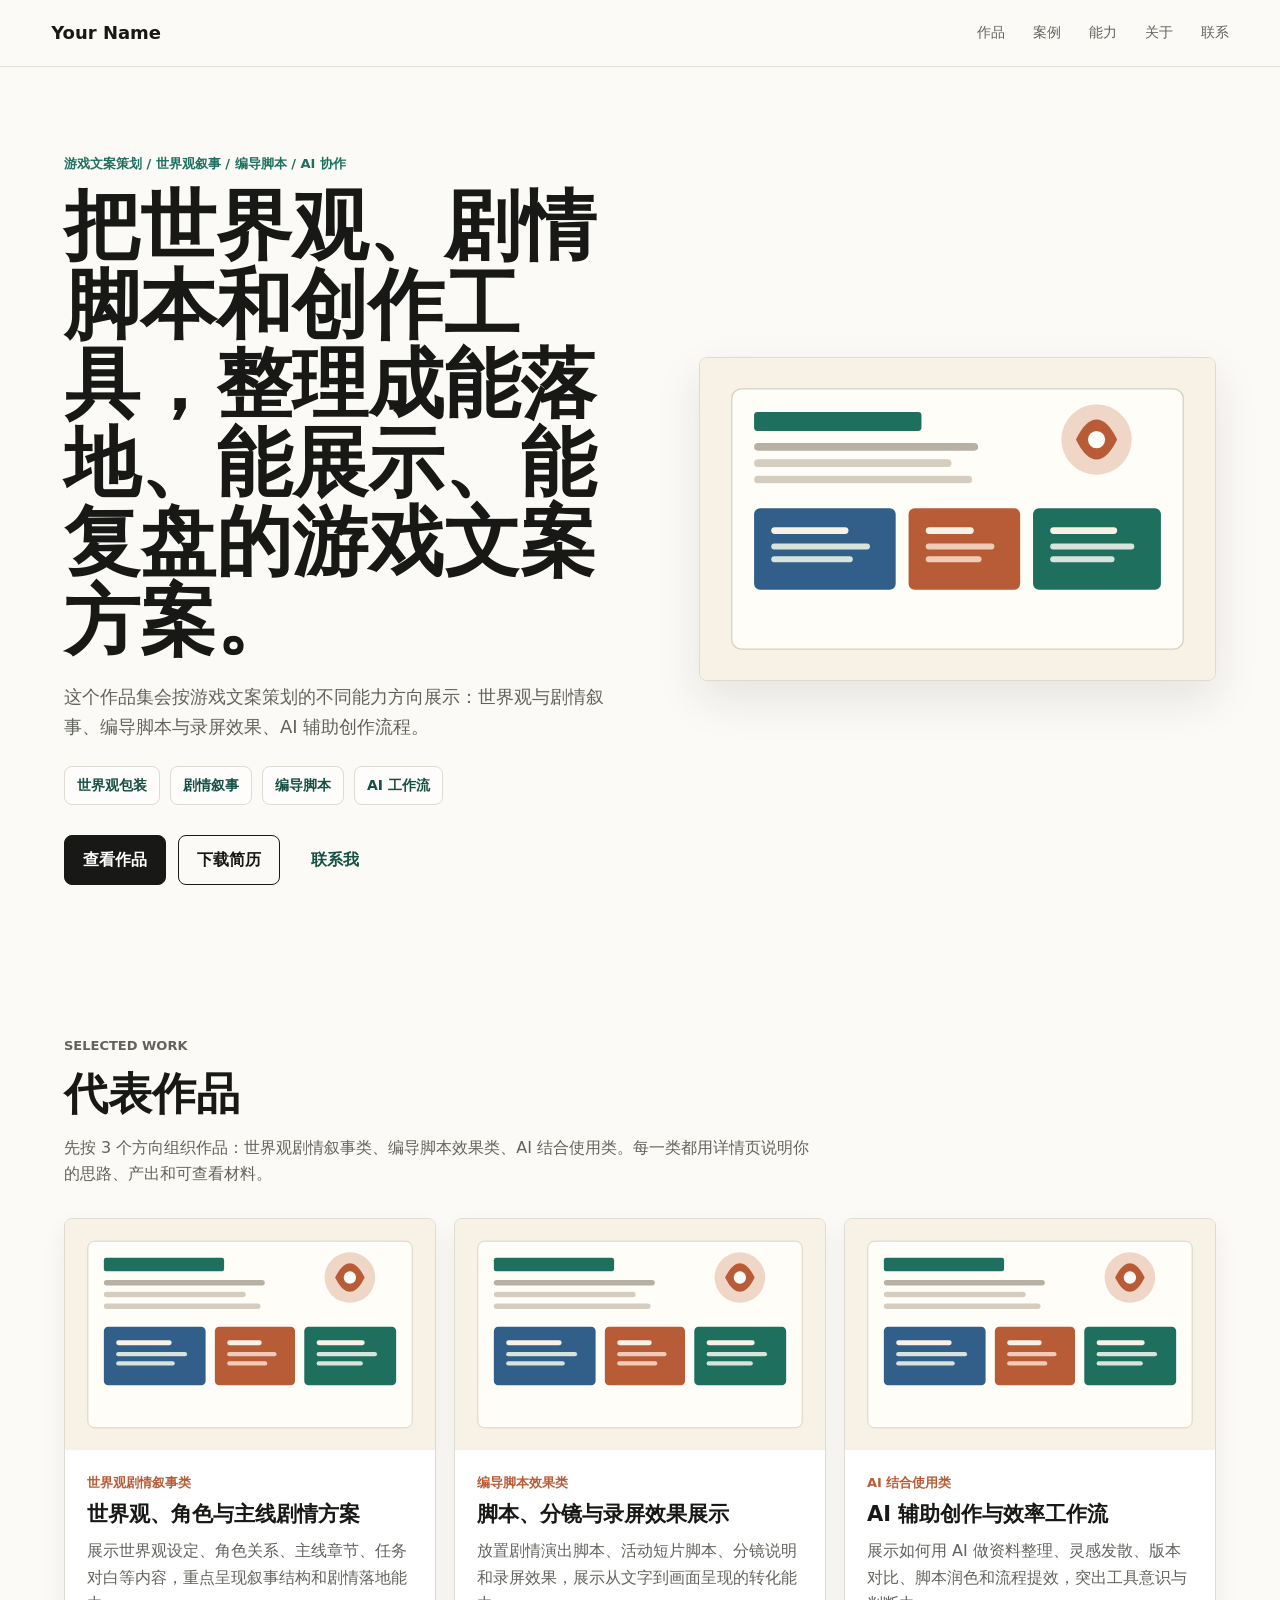
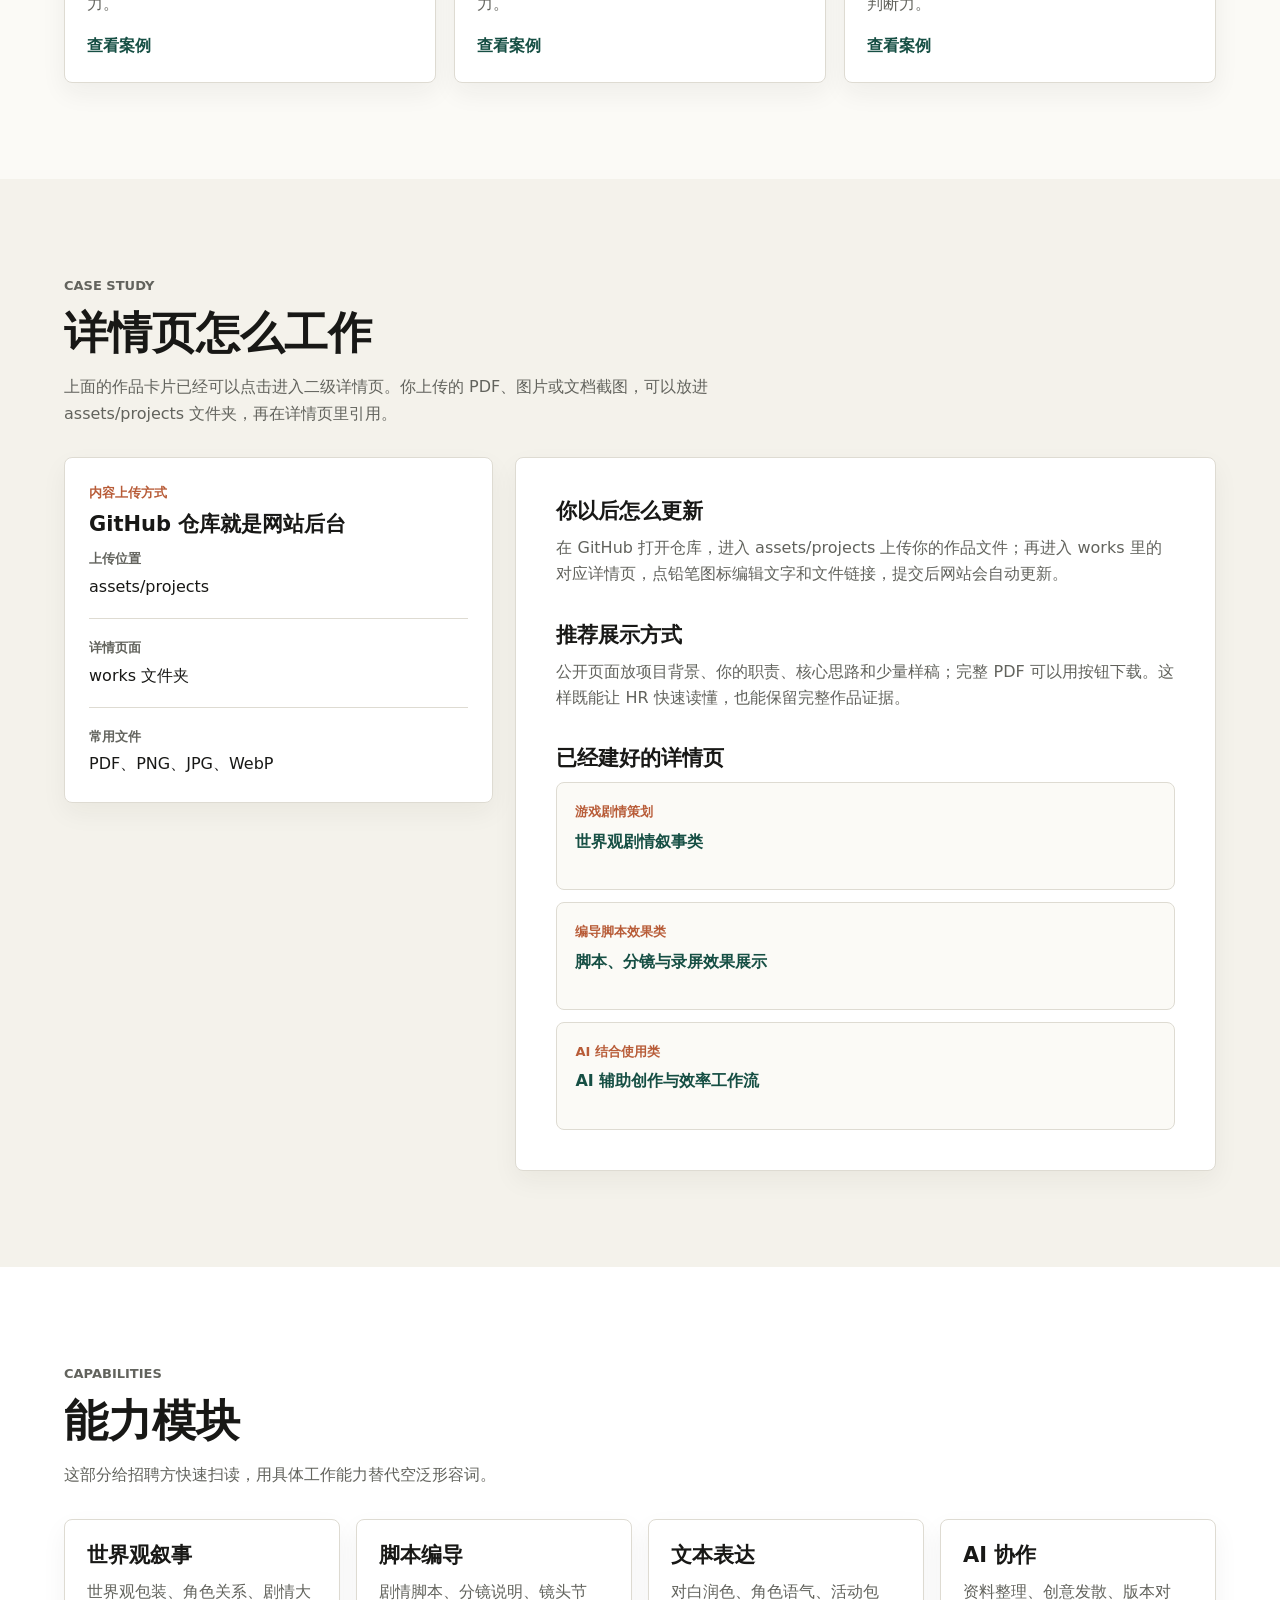
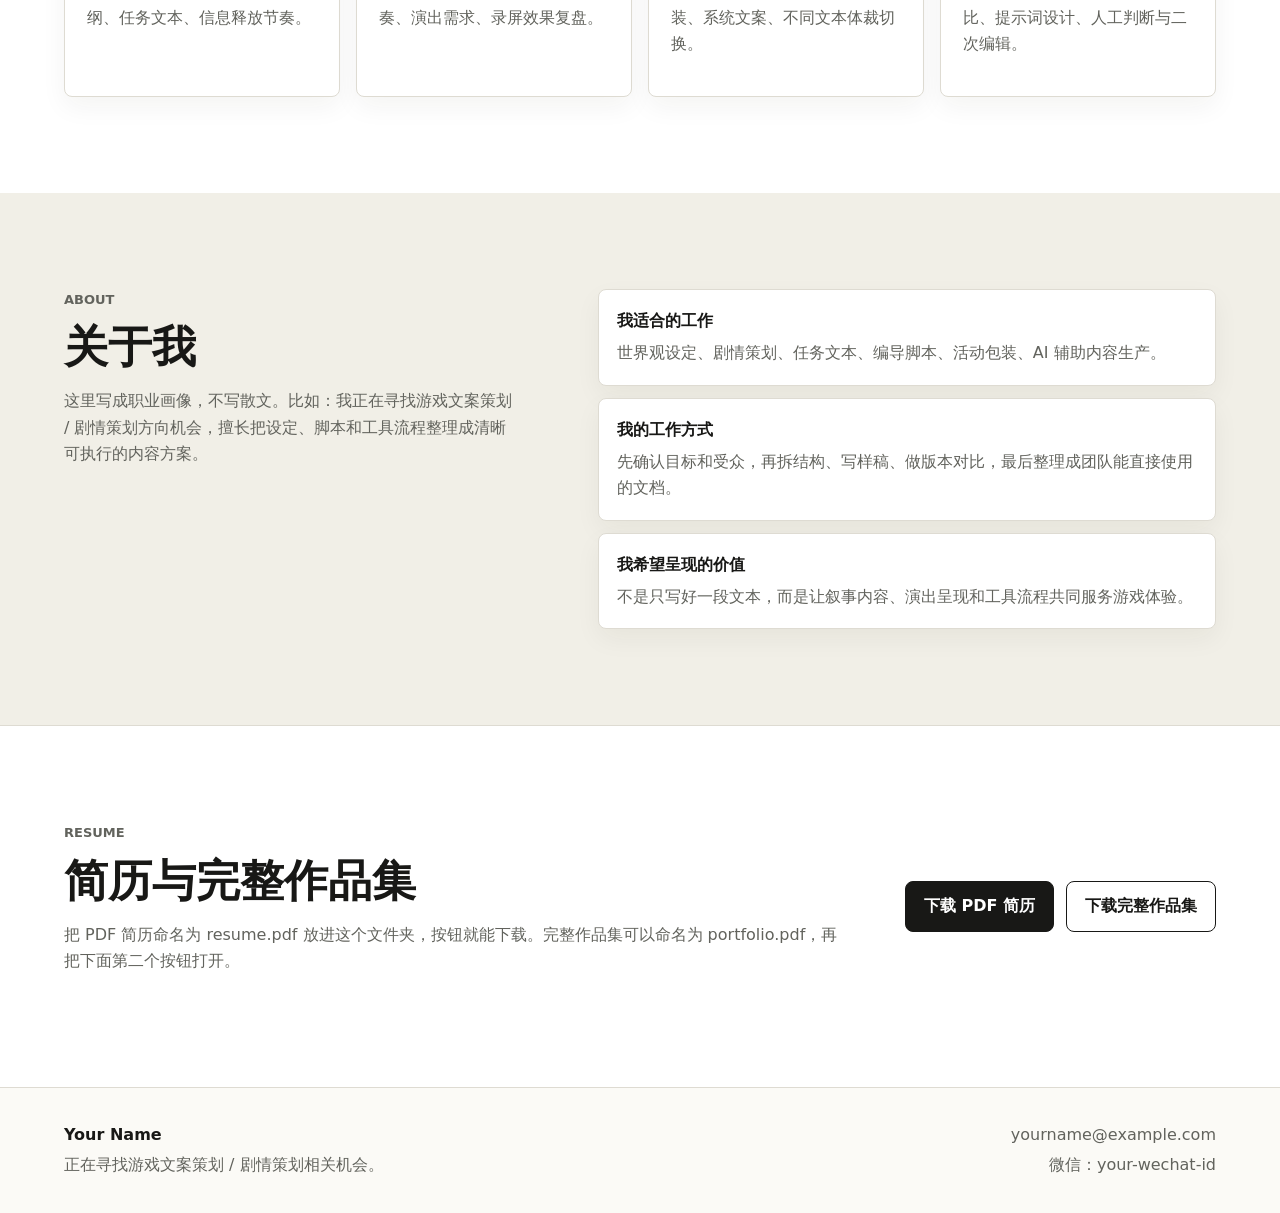
<file: index.html>
<!doctype html>
<html lang="zh-CN">
  <head>
    <meta charset="utf-8" />
    <meta name="viewport" content="width=device-width, initial-scale=1" />
    <title>文案策划作品集 | Your Name</title>
    <meta
      name="description"
      content="文案策划个人简历与作品集，展示项目案例、策划能力、文案样稿与联系方式。"
    />
    <link rel="stylesheet" href="./styles.css" />
  </head>
  <body>
    <header class="site-header">
      <a class="brand" href="#top" aria-label="返回首页">Your Name</a>
      <nav class="nav" aria-label="页面导航">
        <a href="#work">作品</a>
        <a href="#case">案例</a>
        <a href="#skills">能力</a>
        <a href="#about">关于</a>
        <a href="#contact">联系</a>
      </nav>
    </header>

    <main id="top">
      <section class="hero">
        <div class="hero-copy">
          <p class="eyebrow">游戏文案策划 / 世界观叙事 / 编导脚本 / AI 协作</p>
          <h1>把世界观、剧情脚本和创作工具，整理成能落地、能展示、能复盘的游戏文案方案。</h1>
          <p class="intro">
            这个作品集会按游戏文案策划的不同能力方向展示：世界观与剧情叙事、编导脚本与录屏效果、AI 辅助创作流程。
          </p>
          <div class="keyword-row" aria-label="能力关键词">
            <span>世界观包装</span>
            <span>剧情叙事</span>
            <span>编导脚本</span>
            <span>AI 工作流</span>
          </div>
          <div class="hero-actions">
            <a class="button primary" href="#work">查看作品</a>
            <a class="button secondary" href="./resume.pdf">下载简历</a>
            <a class="button text" href="#contact">联系我</a>
          </div>
        </div>
        <figure class="hero-visual" aria-label="作品集封面视觉">
          <img src="./assets/portfolio-cover.svg" alt="文案策划作品集封面" />
        </figure>
      </section>

      <section class="section" id="work">
        <div class="section-heading">
          <p class="eyebrow">Selected Work</p>
          <h2>代表作品</h2>
          <p>先按 3 个方向组织作品：世界观剧情叙事类、编导脚本效果类、AI 结合使用类。每一类都用详情页说明你的思路、产出和可查看材料。</p>
        </div>

        <div class="work-grid">
          <article class="work-card">
            <a class="work-cover-link" href="./works/worldbuilding-narrative.html" aria-label="打开世界观剧情叙事类详情页">
              <img src="./assets/portfolio-cover.svg" alt="世界观剧情叙事类作品封面" />
            </a>
            <div class="work-card-body">
              <p class="tag">世界观剧情叙事类</p>
              <h3>世界观、角色与主线剧情方案</h3>
              <p>
                展示世界观设定、角色关系、主线章节、任务对白等内容，重点呈现叙事结构和剧情落地能力。
              </p>
              <a href="./works/worldbuilding-narrative.html" aria-label="查看世界观剧情叙事类详情">查看案例</a>
            </div>
          </article>

          <article class="work-card">
            <a class="work-cover-link" href="./works/script-video.html" aria-label="打开编导脚本效果类详情页">
              <img src="./assets/portfolio-cover.svg" alt="编导脚本效果类作品封面" />
            </a>
            <div class="work-card-body">
              <p class="tag">编导脚本效果类</p>
              <h3>脚本、分镜与录屏效果展示</h3>
              <p>
                放置剧情演出脚本、活动短片脚本、分镜说明和录屏效果，展示从文字到画面呈现的转化能力。
              </p>
              <a href="./works/script-video.html" aria-label="查看编导脚本效果类详情">查看案例</a>
            </div>
          </article>

          <article class="work-card">
            <a class="work-cover-link" href="./works/ai-workflow.html" aria-label="打开 AI 结合使用类详情页">
              <img src="./assets/portfolio-cover.svg" alt="AI 结合使用类作品封面" />
            </a>
            <div class="work-card-body">
              <p class="tag">AI 结合使用类</p>
              <h3>AI 辅助创作与效率工作流</h3>
              <p>
                展示如何用 AI 做资料整理、灵感发散、版本对比、脚本润色和流程提效，突出工具意识与判断力。
              </p>
              <a href="./works/ai-workflow.html" aria-label="查看 AI 结合使用类详情">查看案例</a>
            </div>
          </article>
        </div>
      </section>

      <section class="section case-study" id="case">
        <div class="section-heading">
          <p class="eyebrow">Case Study</p>
          <h2>详情页怎么工作</h2>
          <p>上面的作品卡片已经可以点击进入二级详情页。你上传的 PDF、图片或文档截图，可以放进 assets/projects 文件夹，再在详情页里引用。</p>
        </div>

        <div class="case-layout">
          <aside class="case-summary" aria-label="项目摘要">
            <p class="tag">内容上传方式</p>
            <h3>GitHub 仓库就是网站后台</h3>
            <dl>
              <div>
                <dt>上传位置</dt>
                <dd>assets/projects</dd>
              </div>
              <div>
                <dt>详情页面</dt>
                <dd>works 文件夹</dd>
              </div>
              <div>
                <dt>常用文件</dt>
                <dd>PDF、PNG、JPG、WebP</dd>
              </div>
            </dl>
          </aside>

          <div class="case-content">
            <section>
              <h3>你以后怎么更新</h3>
              <p>
                在 GitHub 打开仓库，进入 assets/projects 上传你的作品文件；再进入 works 里的对应详情页，点铅笔图标编辑文字和文件链接，提交后网站会自动更新。
              </p>
            </section>
            <section>
              <h3>推荐展示方式</h3>
              <p>
                公开页面放项目背景、你的职责、核心思路和少量样稿；完整 PDF 可以用按钮下载。这样既能让 HR 快速读懂，也能保留完整作品证据。
              </p>
            </section>
            <section>
              <h3>已经建好的详情页</h3>
              <div class="sample-box">
                <p class="sample-label">游戏剧情策划</p>
                <p><a href="./works/worldbuilding-narrative.html">世界观剧情叙事类</a></p>
              </div>
              <div class="sample-box">
                <p class="sample-label">编导脚本效果类</p>
                <p><a href="./works/script-video.html">脚本、分镜与录屏效果展示</a></p>
              </div>
              <div class="sample-box">
                <p class="sample-label">AI 结合使用类</p>
                <p><a href="./works/ai-workflow.html">AI 辅助创作与效率工作流</a></p>
              </div>
            </section>
          </div>
        </div>
      </section>

      <section class="section skills-section" id="skills">
        <div class="section-heading">
          <p class="eyebrow">Capabilities</p>
          <h2>能力模块</h2>
          <p>这部分给招聘方快速扫读，用具体工作能力替代空泛形容词。</p>
        </div>

        <div class="capability-grid">
          <article>
            <h3>世界观叙事</h3>
            <p>世界观包装、角色关系、剧情大纲、任务文本、信息释放节奏。</p>
          </article>
          <article>
            <h3>脚本编导</h3>
            <p>剧情脚本、分镜说明、镜头节奏、演出需求、录屏效果复盘。</p>
          </article>
          <article>
            <h3>文本表达</h3>
            <p>对白润色、角色语气、活动包装、系统文案、不同文本体裁切换。</p>
          </article>
          <article>
            <h3>AI 协作</h3>
            <p>资料整理、创意发散、版本对比、提示词设计、人工判断与二次编辑。</p>
          </article>
        </div>
      </section>

      <section class="section split" id="about">
        <div>
          <p class="eyebrow">About</p>
          <h2>关于我</h2>
          <p>
            这里写成职业画像，不写散文。比如：我正在寻找游戏文案策划 / 剧情策划方向机会，擅长把设定、脚本和工具流程整理成清晰可执行的内容方案。
          </p>
        </div>
        <div class="about-list">
          <div>
            <strong>我适合的工作</strong>
            <p>世界观设定、剧情策划、任务文本、编导脚本、活动包装、AI 辅助内容生产。</p>
          </div>
          <div>
            <strong>我的工作方式</strong>
            <p>先确认目标和受众，再拆结构、写样稿、做版本对比，最后整理成团队能直接使用的文档。</p>
          </div>
          <div>
            <strong>我希望呈现的价值</strong>
            <p>不是只写好一段文本，而是让叙事内容、演出呈现和工具流程共同服务游戏体验。</p>
          </div>
        </div>
      </section>

      <section class="section resume-strip" id="resume">
        <div>
          <p class="eyebrow">Resume</p>
          <h2>简历与完整作品集</h2>
          <p>
            把 PDF 简历命名为 resume.pdf 放进这个文件夹，按钮就能下载。完整作品集可以命名为 portfolio.pdf，再把下面第二个按钮打开。
          </p>
        </div>
        <div class="download-actions">
          <a class="button primary" href="./resume.pdf">下载 PDF 简历</a>
          <a class="button secondary" href="./portfolio.pdf">下载完整作品集</a>
        </div>
      </section>
    </main>

    <footer class="footer" id="contact">
      <div>
        <strong>Your Name</strong>
        <p>正在寻找游戏文案策划 / 剧情策划相关机会。</p>
      </div>
      <address>
        <a href="mailto:yourname@example.com">yourname@example.com</a>
        <span>微信：your-wechat-id</span>
      </address>
    </footer>
  </body>
</html>
</file>
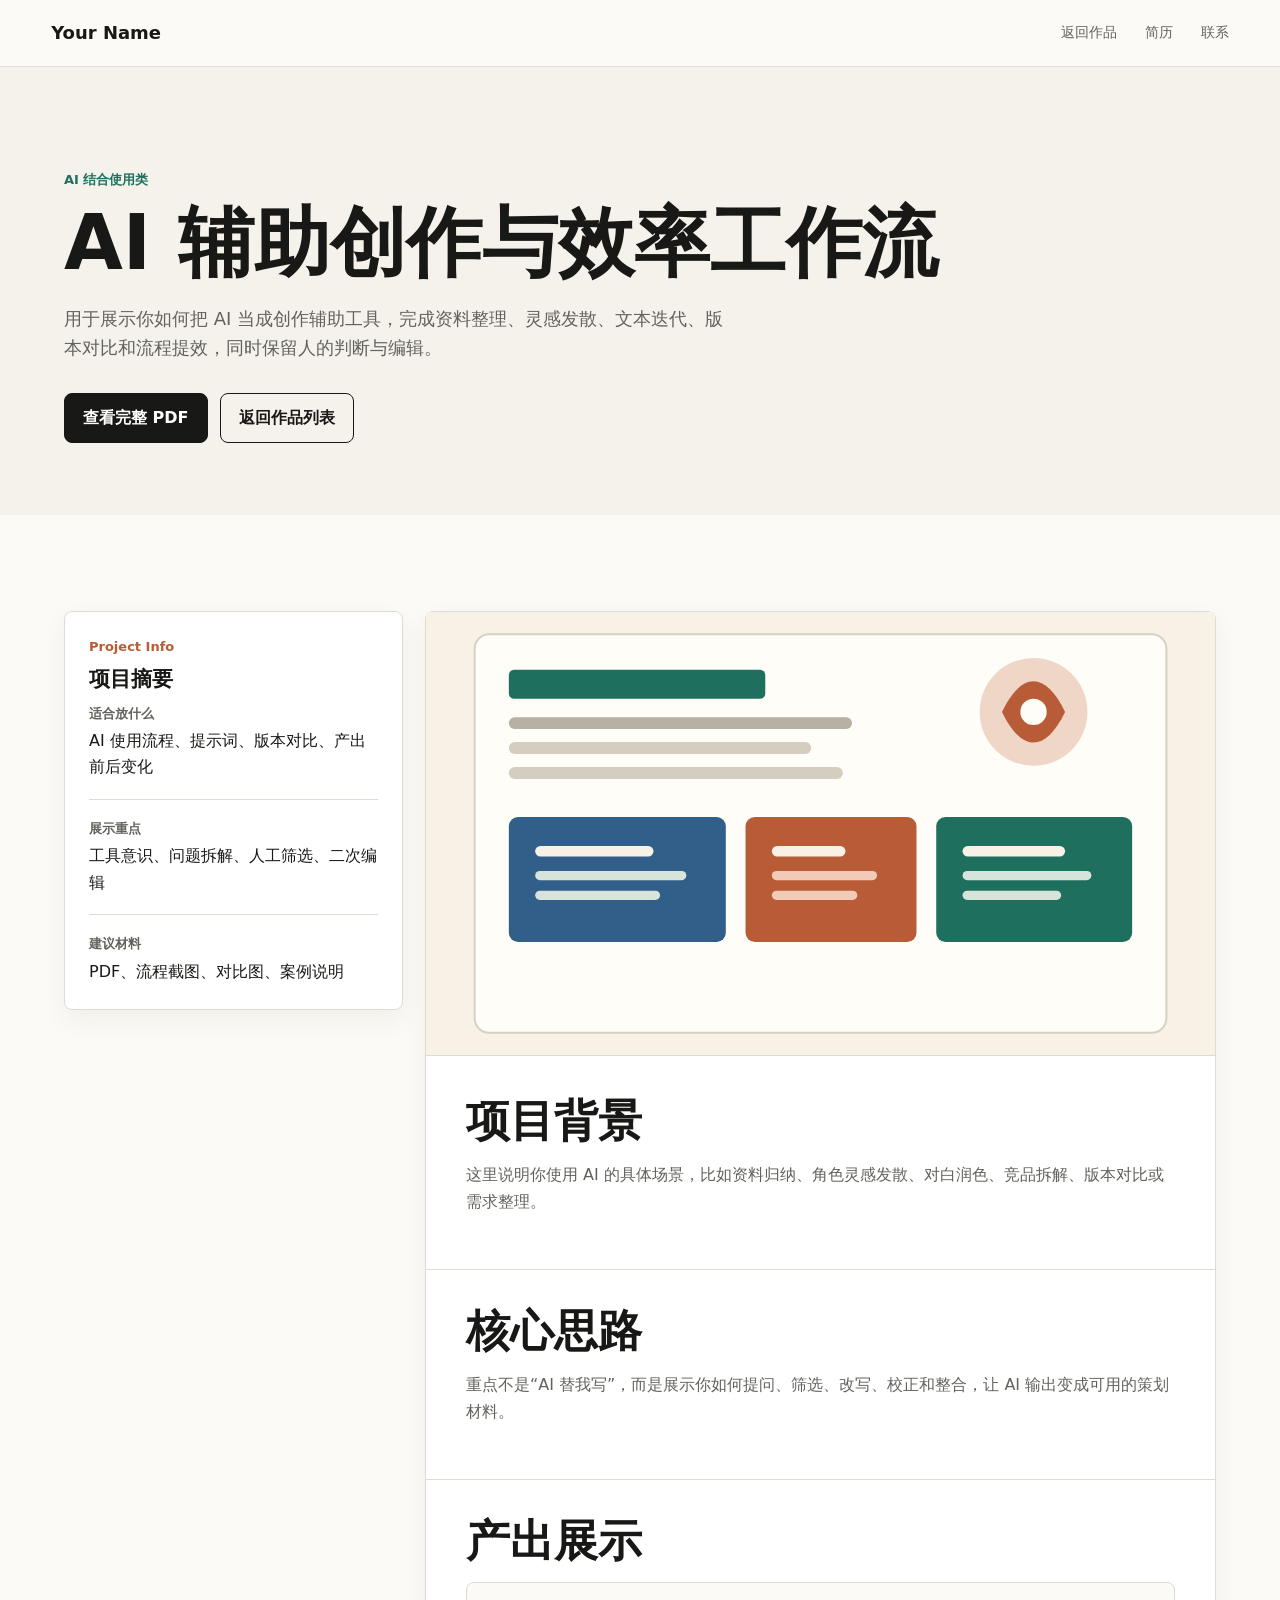
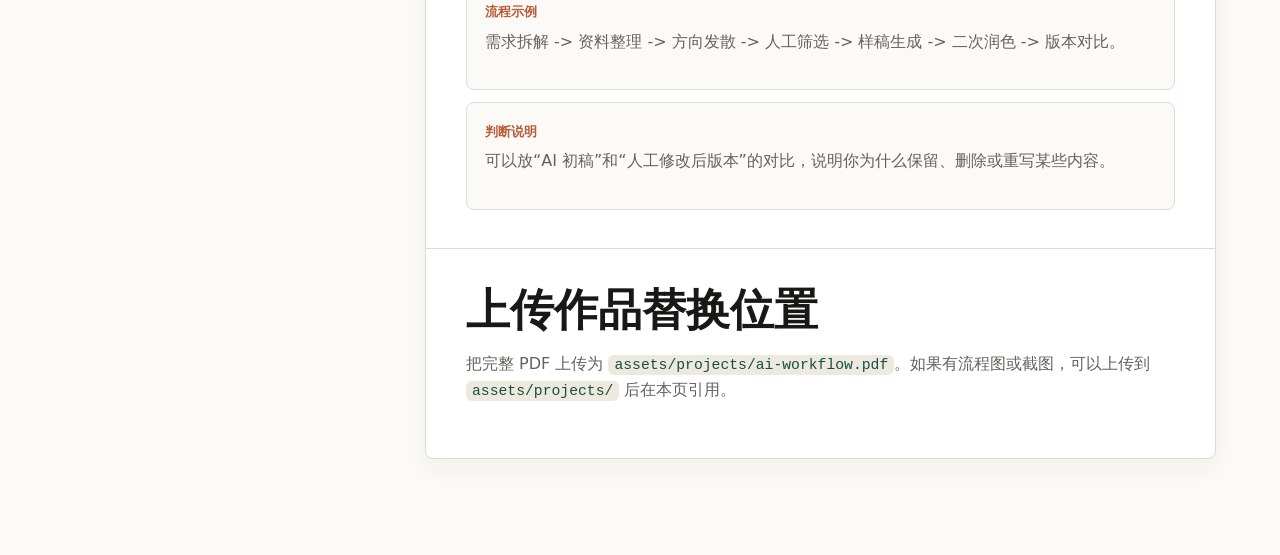
<file: works/ai-workflow.html>
<!doctype html>
<html lang="zh-CN">
  <head>
    <meta charset="utf-8" />
    <meta name="viewport" content="width=device-width, initial-scale=1" />
    <title>AI 结合使用类 | Your Name</title>
    <meta name="description" content="游戏文案策划作品详情：AI 辅助创作与效率工作流。" />
    <link rel="stylesheet" href="../styles.css" />
  </head>
  <body>
    <header class="site-header">
      <a class="brand" href="../index.html">Your Name</a>
      <nav class="nav" aria-label="页面导航">
        <a href="../index.html#work">返回作品</a>
        <a href="../index.html#resume">简历</a>
        <a href="../index.html#contact">联系</a>
      </nav>
    </header>

    <main>
      <section class="detail-hero">
        <p class="eyebrow">AI 结合使用类</p>
        <h1>AI 辅助创作与效率工作流</h1>
        <p class="intro">用于展示你如何把 AI 当成创作辅助工具，完成资料整理、灵感发散、文本迭代、版本对比和流程提效，同时保留人的判断与编辑。</p>
        <div class="hero-actions">
          <a class="button primary" href="../assets/projects/ai-workflow.pdf">查看完整 PDF</a>
          <a class="button secondary" href="../index.html#work">返回作品列表</a>
        </div>
      </section>

      <section class="section detail-layout">
        <aside class="case-summary">
          <p class="tag">Project Info</p>
          <h3>项目摘要</h3>
          <dl>
            <div>
              <dt>适合放什么</dt>
              <dd>AI 使用流程、提示词、版本对比、产出前后变化</dd>
            </div>
            <div>
              <dt>展示重点</dt>
              <dd>工具意识、问题拆解、人工筛选、二次编辑</dd>
            </div>
            <div>
              <dt>建议材料</dt>
              <dd>PDF、流程截图、对比图、案例说明</dd>
            </div>
          </dl>
        </aside>

        <article class="detail-content">
          <img class="detail-cover" src="../assets/portfolio-cover.svg" alt="AI 结合使用类封面" />
          <section>
            <h2>项目背景</h2>
            <p>这里说明你使用 AI 的具体场景，比如资料归纳、角色灵感发散、对白润色、竞品拆解、版本对比或需求整理。</p>
          </section>
          <section>
            <h2>核心思路</h2>
            <p>重点不是“AI 替我写”，而是展示你如何提问、筛选、改写、校正和整合，让 AI 输出变成可用的策划材料。</p>
          </section>
          <section>
            <h2>产出展示</h2>
            <div class="sample-box">
              <p class="sample-label">流程示例</p>
              <p>需求拆解 -> 资料整理 -> 方向发散 -> 人工筛选 -> 样稿生成 -> 二次润色 -> 版本对比。</p>
            </div>
            <div class="sample-box">
              <p class="sample-label">判断说明</p>
              <p>可以放“AI 初稿”和“人工修改后版本”的对比，说明你为什么保留、删除或重写某些内容。</p>
            </div>
          </section>
          <section>
            <h2>上传作品替换位置</h2>
            <p>把完整 PDF 上传为 <code>assets/projects/ai-workflow.pdf</code>。如果有流程图或截图，可以上传到 <code>assets/projects/</code> 后在本页引用。</p>
          </section>
        </article>
      </section>
    </main>
  </body>
</html>
</file>
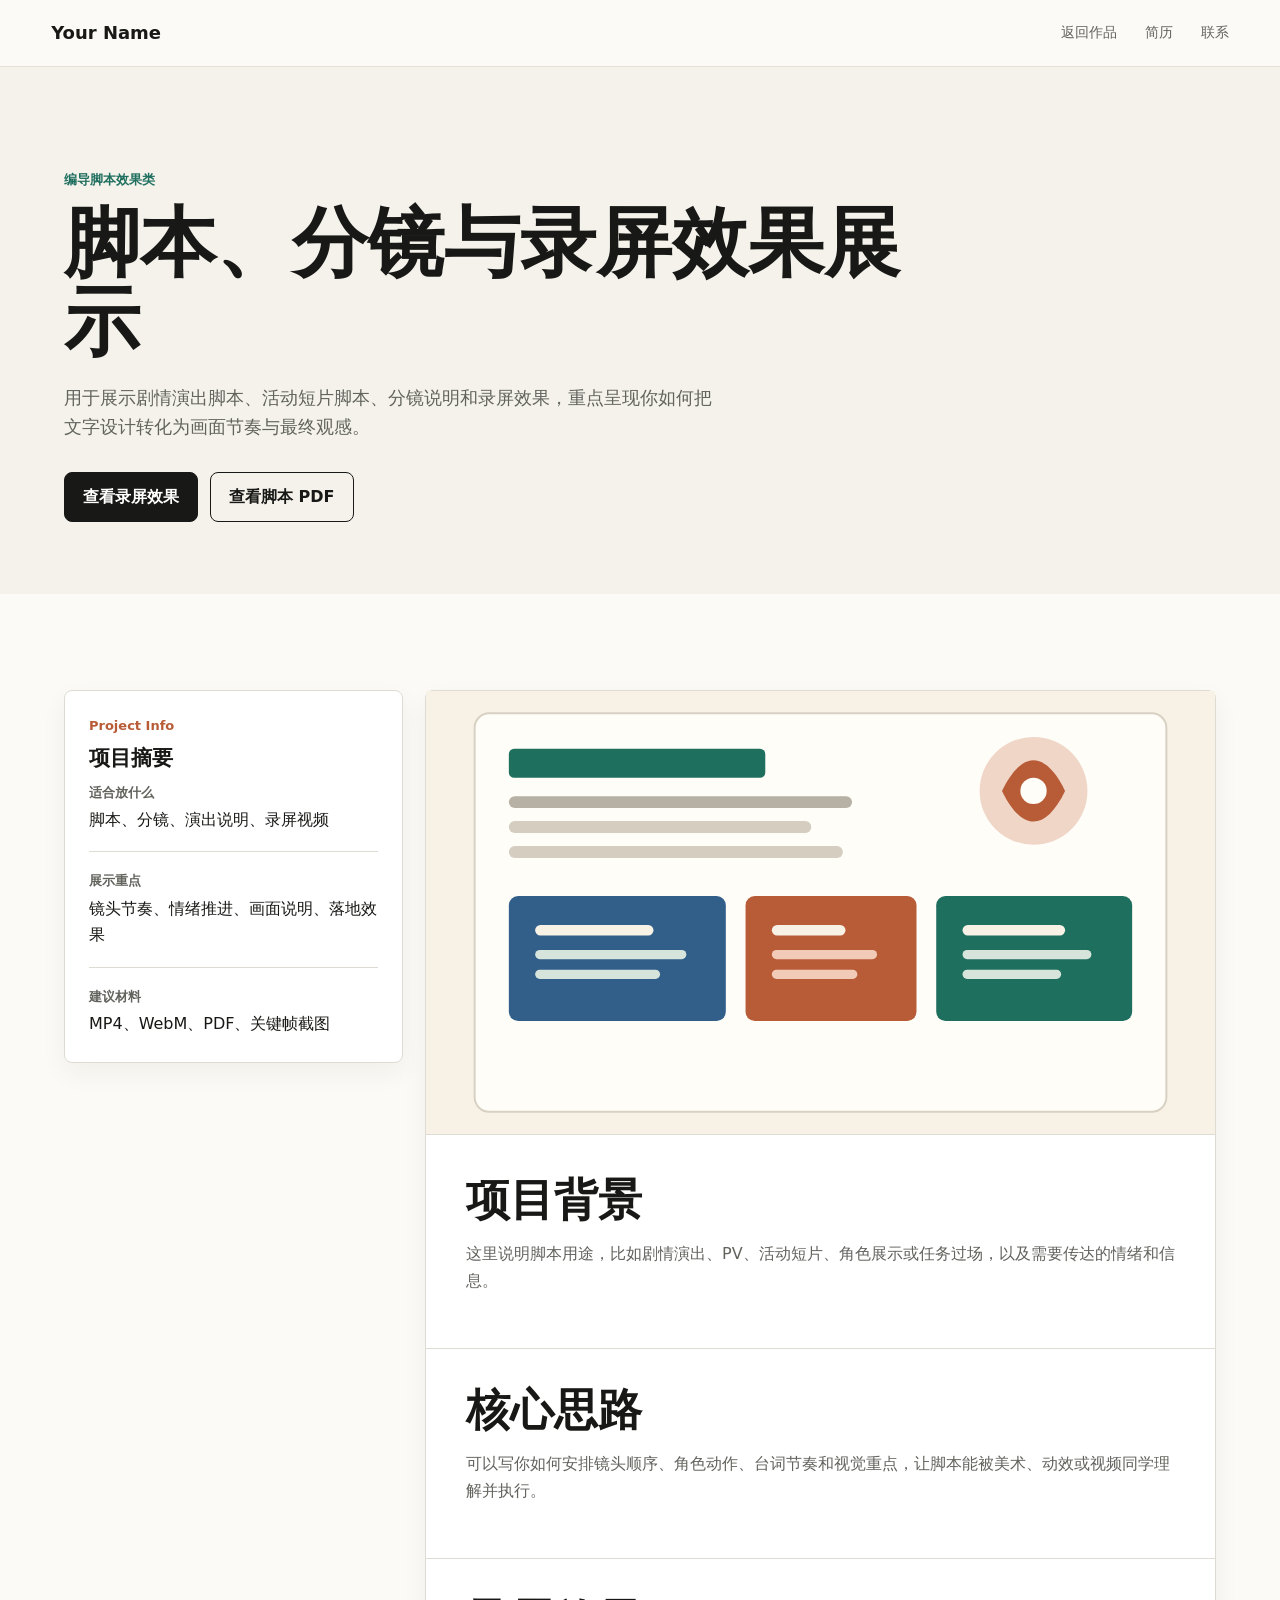
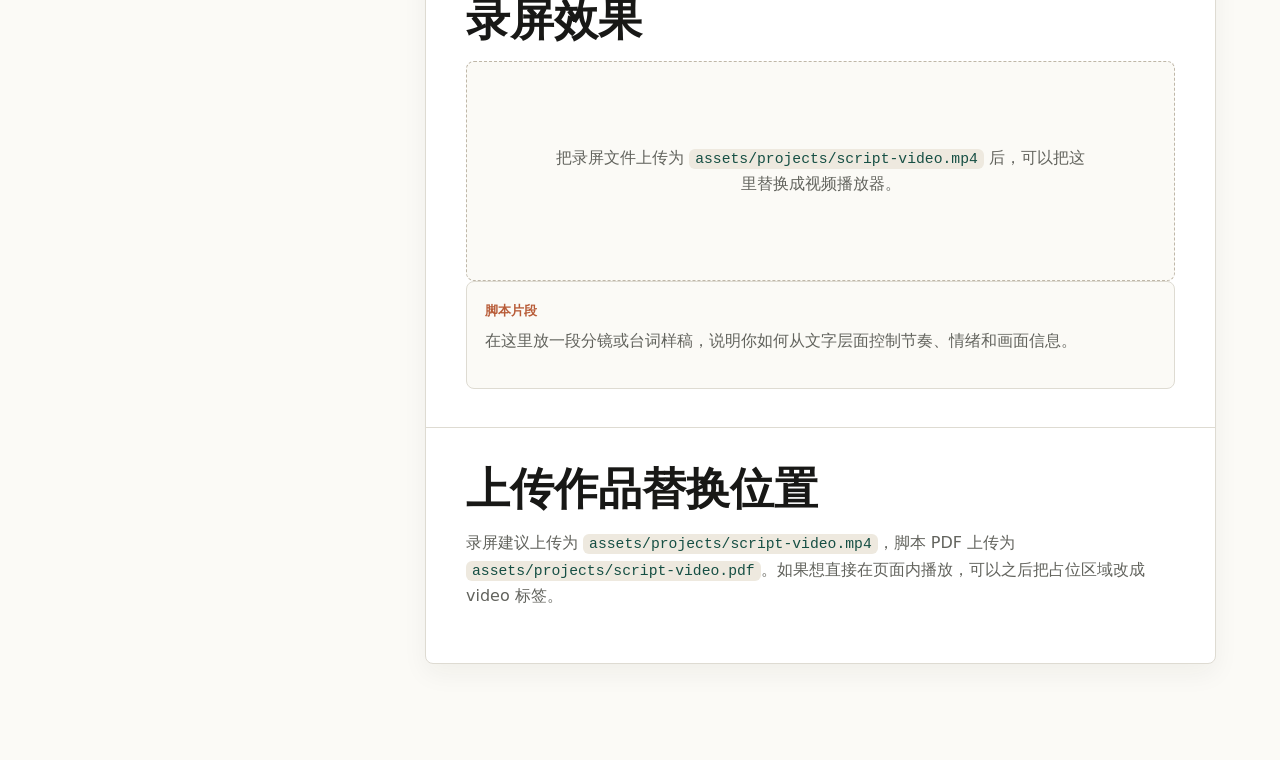
<file: works/script-video.html>
<!doctype html>
<html lang="zh-CN">
  <head>
    <meta charset="utf-8" />
    <meta name="viewport" content="width=device-width, initial-scale=1" />
    <title>编导脚本效果类 | Your Name</title>
    <meta name="description" content="游戏文案策划作品详情：脚本、分镜与录屏效果展示。" />
    <link rel="stylesheet" href="../styles.css" />
  </head>
  <body>
    <header class="site-header">
      <a class="brand" href="../index.html">Your Name</a>
      <nav class="nav" aria-label="页面导航">
        <a href="../index.html#work">返回作品</a>
        <a href="../index.html#resume">简历</a>
        <a href="../index.html#contact">联系</a>
      </nav>
    </header>

    <main>
      <section class="detail-hero">
        <p class="eyebrow">编导脚本效果类</p>
        <h1>脚本、分镜与录屏效果展示</h1>
        <p class="intro">用于展示剧情演出脚本、活动短片脚本、分镜说明和录屏效果，重点呈现你如何把文字设计转化为画面节奏与最终观感。</p>
        <div class="hero-actions">
          <a class="button primary" href="../assets/projects/script-video.mp4">查看录屏效果</a>
          <a class="button secondary" href="../assets/projects/script-video.pdf">查看脚本 PDF</a>
        </div>
      </section>

      <section class="section detail-layout">
        <aside class="case-summary">
          <p class="tag">Project Info</p>
          <h3>项目摘要</h3>
          <dl>
            <div>
              <dt>适合放什么</dt>
              <dd>脚本、分镜、演出说明、录屏视频</dd>
            </div>
            <div>
              <dt>展示重点</dt>
              <dd>镜头节奏、情绪推进、画面说明、落地效果</dd>
            </div>
            <div>
              <dt>建议材料</dt>
              <dd>MP4、WebM、PDF、关键帧截图</dd>
            </div>
          </dl>
        </aside>

        <article class="detail-content">
          <img class="detail-cover" src="../assets/portfolio-cover.svg" alt="编导脚本效果类封面" />
          <section>
            <h2>项目背景</h2>
            <p>这里说明脚本用途，比如剧情演出、PV、活动短片、角色展示或任务过场，以及需要传达的情绪和信息。</p>
          </section>
          <section>
            <h2>核心思路</h2>
            <p>可以写你如何安排镜头顺序、角色动作、台词节奏和视觉重点，让脚本能被美术、动效或视频同学理解并执行。</p>
          </section>
          <section>
            <h2>录屏效果</h2>
            <div class="video-placeholder">
              <p>把录屏文件上传为 <code>assets/projects/script-video.mp4</code> 后，可以把这里替换成视频播放器。</p>
            </div>
            <div class="sample-box">
              <p class="sample-label">脚本片段</p>
              <p>在这里放一段分镜或台词样稿，说明你如何从文字层面控制节奏、情绪和画面信息。</p>
            </div>
          </section>
          <section>
            <h2>上传作品替换位置</h2>
            <p>录屏建议上传为 <code>assets/projects/script-video.mp4</code>，脚本 PDF 上传为 <code>assets/projects/script-video.pdf</code>。如果想直接在页面内播放，可以之后把占位区域改成 video 标签。</p>
          </section>
        </article>
      </section>
    </main>
  </body>
</html>
</file>
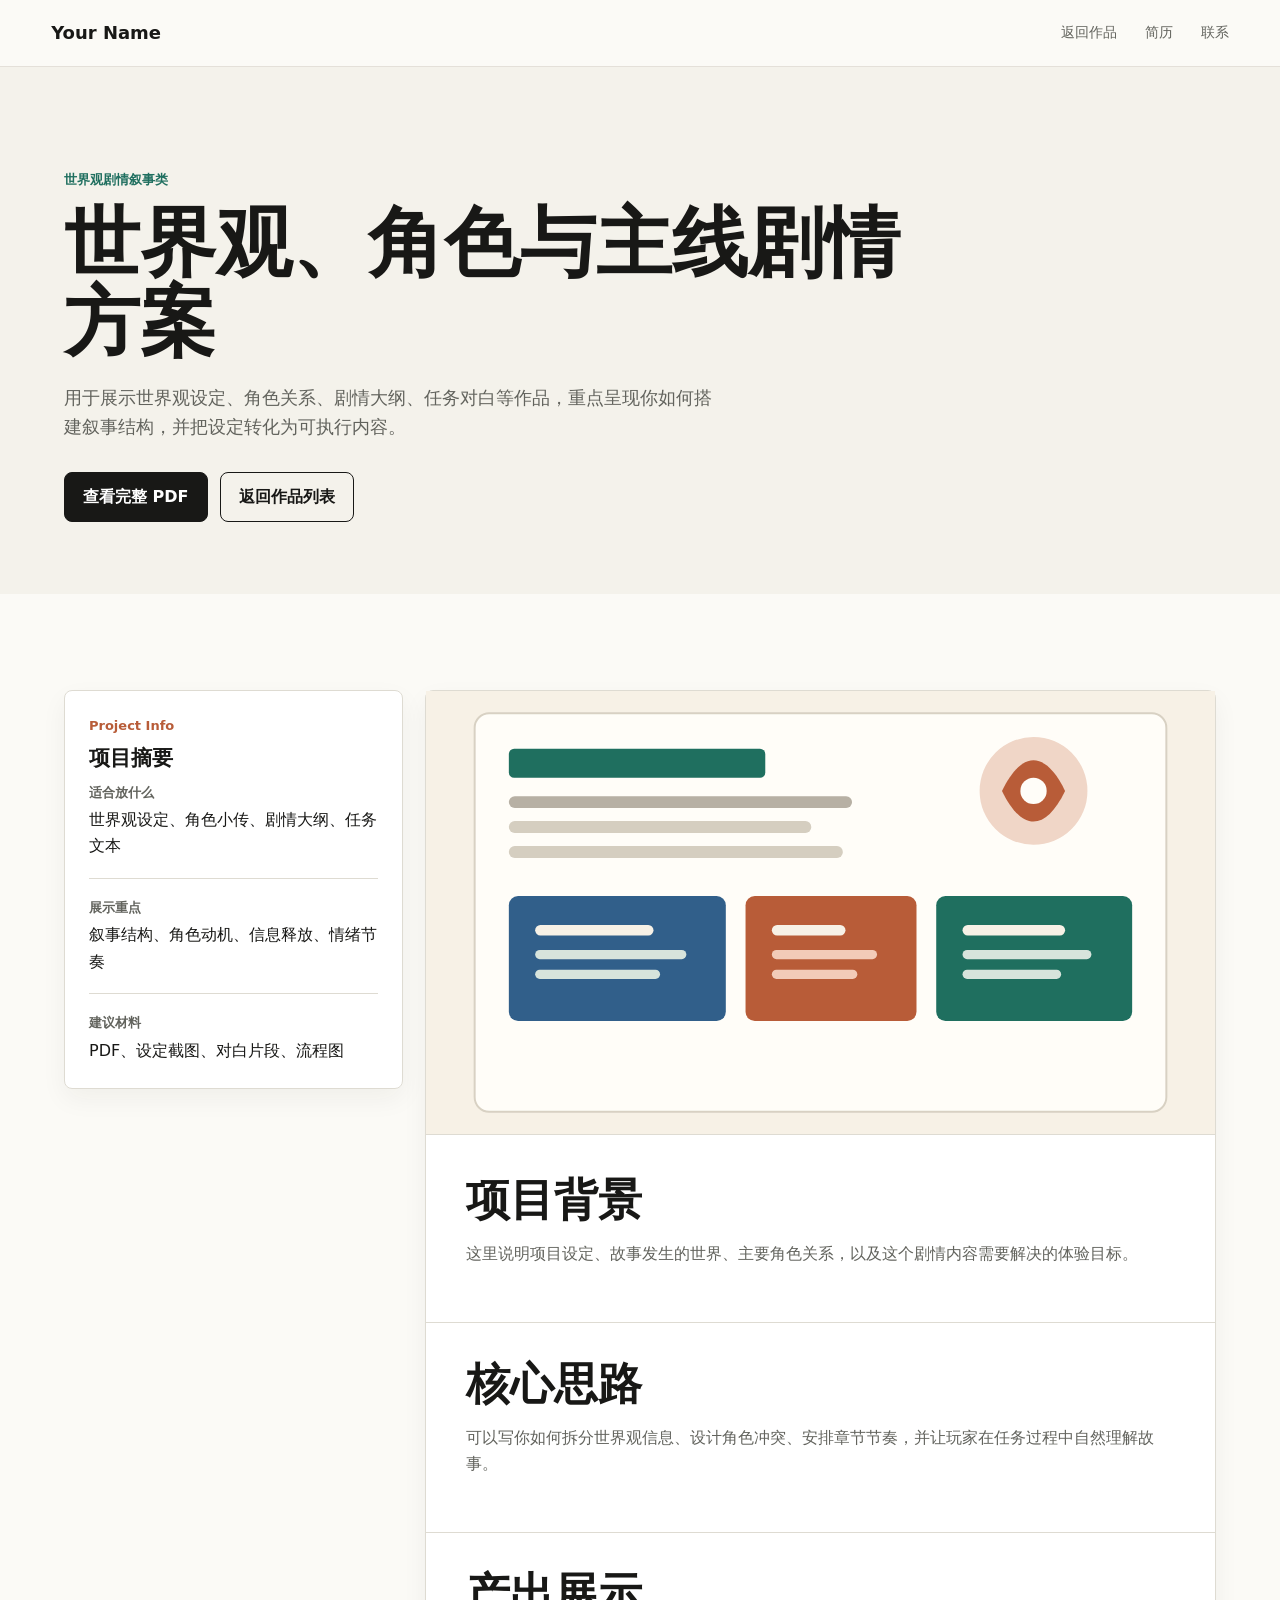
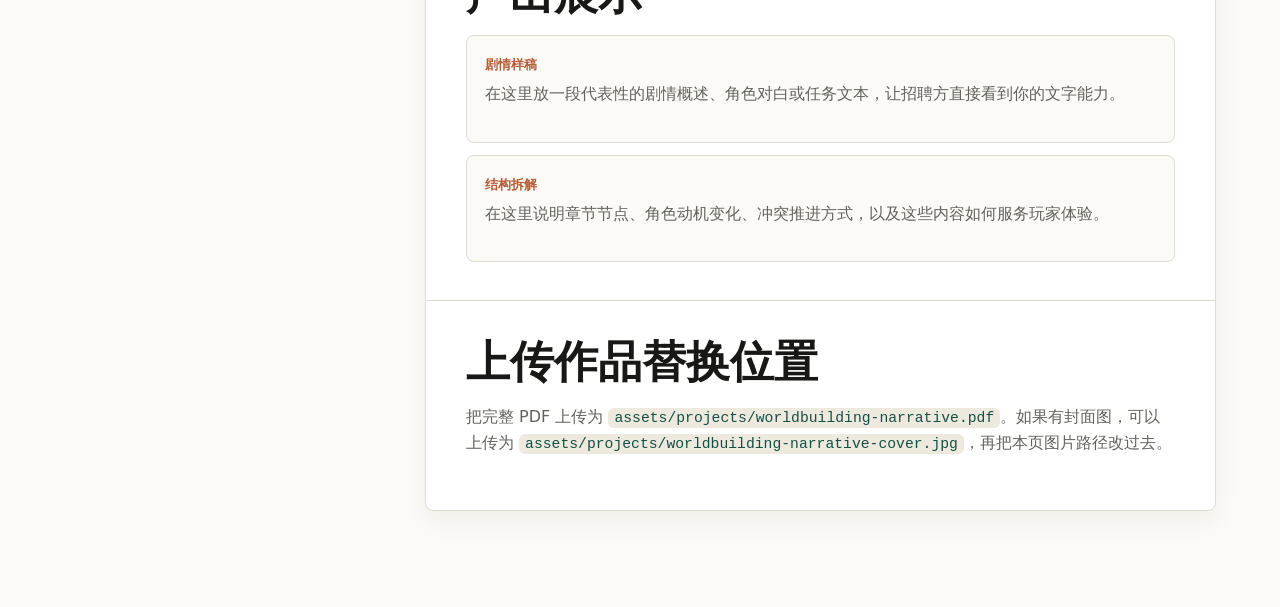
<file: works/worldbuilding-narrative.html>
<!doctype html>
<html lang="zh-CN">
  <head>
    <meta charset="utf-8" />
    <meta name="viewport" content="width=device-width, initial-scale=1" />
    <title>世界观剧情叙事类 | Your Name</title>
    <meta name="description" content="游戏文案策划作品详情：世界观、角色与主线剧情方案。" />
    <link rel="stylesheet" href="../styles.css" />
  </head>
  <body>
    <header class="site-header">
      <a class="brand" href="../index.html">Your Name</a>
      <nav class="nav" aria-label="页面导航">
        <a href="../index.html#work">返回作品</a>
        <a href="../index.html#resume">简历</a>
        <a href="../index.html#contact">联系</a>
      </nav>
    </header>

    <main>
      <section class="detail-hero">
        <p class="eyebrow">世界观剧情叙事类</p>
        <h1>世界观、角色与主线剧情方案</h1>
        <p class="intro">用于展示世界观设定、角色关系、剧情大纲、任务对白等作品，重点呈现你如何搭建叙事结构，并把设定转化为可执行内容。</p>
        <div class="hero-actions">
          <a class="button primary" href="../assets/projects/worldbuilding-narrative.pdf">查看完整 PDF</a>
          <a class="button secondary" href="../index.html#work">返回作品列表</a>
        </div>
      </section>

      <section class="section detail-layout">
        <aside class="case-summary">
          <p class="tag">Project Info</p>
          <h3>项目摘要</h3>
          <dl>
            <div>
              <dt>适合放什么</dt>
              <dd>世界观设定、角色小传、剧情大纲、任务文本</dd>
            </div>
            <div>
              <dt>展示重点</dt>
              <dd>叙事结构、角色动机、信息释放、情绪节奏</dd>
            </div>
            <div>
              <dt>建议材料</dt>
              <dd>PDF、设定截图、对白片段、流程图</dd>
            </div>
          </dl>
        </aside>

        <article class="detail-content">
          <img class="detail-cover" src="../assets/portfolio-cover.svg" alt="世界观剧情叙事类封面" />
          <section>
            <h2>项目背景</h2>
            <p>这里说明项目设定、故事发生的世界、主要角色关系，以及这个剧情内容需要解决的体验目标。</p>
          </section>
          <section>
            <h2>核心思路</h2>
            <p>可以写你如何拆分世界观信息、设计角色冲突、安排章节节奏，并让玩家在任务过程中自然理解故事。</p>
          </section>
          <section>
            <h2>产出展示</h2>
            <div class="sample-box">
              <p class="sample-label">剧情样稿</p>
              <p>在这里放一段代表性的剧情概述、角色对白或任务文本，让招聘方直接看到你的文字能力。</p>
            </div>
            <div class="sample-box">
              <p class="sample-label">结构拆解</p>
              <p>在这里说明章节节点、角色动机变化、冲突推进方式，以及这些内容如何服务玩家体验。</p>
            </div>
          </section>
          <section>
            <h2>上传作品替换位置</h2>
            <p>把完整 PDF 上传为 <code>assets/projects/worldbuilding-narrative.pdf</code>。如果有封面图，可以上传为 <code>assets/projects/worldbuilding-narrative-cover.jpg</code>，再把本页图片路径改过去。</p>
          </section>
        </article>
      </section>
    </main>
  </body>
</html>
</file>
<file: styles.css>
:root {
  color-scheme: light;
  --ink: #181816;
  --muted: #62635d;
  --paper: #fbfaf6;
  --surface: #ffffff;
  --line: #dedbd2;
  --accent: #1f6f5f;
  --accent-strong: #164f44;
  --warm: #b85c38;
  --blue: #315f8a;
  --shadow: 0 18px 45px rgba(35, 33, 27, 0.1);
}

* {
  box-sizing: border-box;
}

html {
  scroll-behavior: smooth;
}

body {
  margin: 0;
  background: var(--paper);
  color: var(--ink);
  font-family: ui-sans-serif, system-ui, -apple-system, BlinkMacSystemFont, "Segoe UI", sans-serif;
  line-height: 1.65;
}

a {
  color: inherit;
  text-decoration: none;
}

img {
  display: block;
  max-width: 100%;
}

.site-header {
  position: sticky;
  top: 0;
  z-index: 10;
  display: flex;
  align-items: center;
  justify-content: space-between;
  gap: 24px;
  padding: 18px clamp(20px, 4vw, 56px);
  border-bottom: 1px solid rgba(222, 219, 210, 0.82);
  background: rgba(251, 250, 246, 0.92);
  backdrop-filter: blur(14px);
}

.brand {
  font-weight: 750;
  font-size: 18px;
}

.nav {
  display: flex;
  align-items: center;
  gap: clamp(14px, 3vw, 28px);
  color: var(--muted);
  font-size: 14px;
}

.nav a:hover {
  color: var(--ink);
}

.hero {
  display: grid;
  grid-template-columns: minmax(0, 1.05fr) minmax(320px, 0.95fr);
  align-items: center;
  gap: clamp(30px, 5vw, 72px);
  min-height: calc(100vh - 74px);
  padding: clamp(44px, 7vw, 86px) clamp(20px, 5vw, 72px) 54px;
}

.hero-copy {
  max-width: 760px;
}

.eyebrow {
  margin: 0 0 12px;
  color: var(--accent);
  font-weight: 750;
  font-size: 13px;
  text-transform: uppercase;
}

h1,
h2,
h3,
p {
  margin-top: 0;
}

h1 {
  max-width: 760px;
  margin-bottom: 22px;
  font-size: clamp(40px, 6vw, 76px);
  line-height: 1.04;
  letter-spacing: 0;
}

h2 {
  margin-bottom: 16px;
  font-size: clamp(28px, 4vw, 44px);
  line-height: 1.14;
  letter-spacing: 0;
}

h3 {
  margin-bottom: 10px;
  font-size: 21px;
  line-height: 1.28;
  letter-spacing: 0;
}

.intro {
  max-width: 660px;
  color: var(--muted);
  font-size: 18px;
}

.keyword-row {
  display: flex;
  flex-wrap: wrap;
  gap: 10px;
  margin-top: 24px;
}

.keyword-row span {
  display: inline-flex;
  align-items: center;
  min-height: 34px;
  padding: 7px 12px;
  border: 1px solid var(--line);
  border-radius: 8px;
  background: rgba(255, 255, 255, 0.7);
  color: var(--accent-strong);
  font-size: 14px;
  font-weight: 720;
}

.hero-actions {
  display: flex;
  flex-wrap: wrap;
  gap: 12px;
  margin-top: 30px;
}

.button {
  display: inline-flex;
  align-items: center;
  justify-content: center;
  min-height: 46px;
  padding: 11px 18px;
  border: 1px solid var(--ink);
  border-radius: 8px;
  font-weight: 720;
}

.button.primary {
  background: var(--ink);
  color: #fff;
}

.button.secondary {
  background: transparent;
}

.button.text {
  border-color: transparent;
  color: var(--accent-strong);
}

.button:hover {
  transform: translateY(-1px);
}

.hero-visual {
  margin: 0;
  border: 1px solid var(--line);
  border-radius: 8px;
  overflow: hidden;
  background: var(--surface);
  box-shadow: var(--shadow);
}

.section {
  padding: clamp(58px, 8vw, 96px) clamp(20px, 5vw, 72px);
}

.section-heading {
  max-width: 760px;
  margin-bottom: 30px;
}

.section-heading p,
.split p,
.resume-strip p {
  color: var(--muted);
}

.work-grid {
  display: grid;
  grid-template-columns: repeat(3, minmax(0, 1fr));
  gap: 18px;
}

.work-card {
  overflow: hidden;
  border: 1px solid var(--line);
  border-radius: 8px;
  background: var(--surface);
  box-shadow: 0 10px 26px rgba(35, 33, 27, 0.06);
}

.work-card:hover {
  transform: translateY(-2px);
  transition: transform 160ms ease, box-shadow 160ms ease;
  box-shadow: 0 14px 34px rgba(35, 33, 27, 0.1);
}

.work-cover-link {
  display: block;
}

.work-card img {
  width: 100%;
  aspect-ratio: 16 / 10;
  object-fit: cover;
  background: #efe9dd;
}

.work-card-body {
  padding: 22px;
}

.work-card-body p {
  color: var(--muted);
}

.work-card-body a {
  color: var(--accent-strong);
  font-weight: 760;
}

.tag {
  margin-bottom: 8px;
  color: var(--warm) !important;
  font-weight: 760;
  font-size: 13px;
}

.case-study {
  background: #f4f2eb;
}

.case-layout {
  display: grid;
  grid-template-columns: minmax(260px, 0.38fr) minmax(0, 0.62fr);
  gap: 22px;
  align-items: start;
}

.case-summary,
.case-content,
.capability-grid article,
.about-list > div {
  border: 1px solid var(--line);
  border-radius: 8px;
  background: var(--surface);
  box-shadow: 0 10px 26px rgba(35, 33, 27, 0.05);
}

.case-summary {
  position: sticky;
  top: 92px;
  padding: 24px;
}

.case-summary dl,
.case-summary dd {
  margin: 0;
}

.case-summary div + div {
  margin-top: 18px;
  padding-top: 18px;
  border-top: 1px solid var(--line);
}

.case-summary dt {
  color: var(--muted);
  font-size: 13px;
  font-weight: 760;
}

.case-summary dd {
  margin-top: 4px;
  color: var(--ink);
}

.case-content {
  padding: clamp(24px, 4vw, 40px);
}

.case-content section + section {
  margin-top: 34px;
}

.case-content p {
  color: var(--muted);
}

.sample-box {
  padding: 18px;
  border: 1px solid var(--line);
  border-radius: 8px;
  background: #fbfaf6;
}

.sample-box + .sample-box {
  margin-top: 12px;
}

.sample-label {
  margin-bottom: 6px;
  color: var(--warm) !important;
  font-size: 13px;
  font-weight: 760;
}

.sample-box a {
  color: var(--accent-strong);
  font-weight: 760;
}

.video-placeholder {
  display: grid;
  min-height: 220px;
  place-items: center;
  padding: 24px;
  border: 1px dashed #bfb7a8;
  border-radius: 8px;
  background: #fbfaf6;
  text-align: center;
}

.video-placeholder p {
  max-width: 540px;
  margin: 0;
}

.detail-hero {
  padding: clamp(52px, 8vw, 104px) clamp(20px, 5vw, 72px) clamp(40px, 6vw, 72px);
  background: #f4f2eb;
}

.detail-hero h1 {
  max-width: 900px;
}

.detail-layout {
  display: grid;
  grid-template-columns: minmax(260px, 0.3fr) minmax(0, 0.7fr);
  gap: 22px;
  align-items: start;
}

.detail-content {
  border: 1px solid var(--line);
  border-radius: 8px;
  background: var(--surface);
  box-shadow: 0 10px 26px rgba(35, 33, 27, 0.05);
}

.detail-content section {
  padding: 0 clamp(22px, 4vw, 40px) clamp(22px, 4vw, 38px);
}

.detail-content section:first-of-type {
  padding-top: clamp(24px, 4vw, 40px);
}

.detail-content section + section {
  border-top: 1px solid var(--line);
  padding-top: clamp(22px, 4vw, 36px);
}

.detail-content p {
  color: var(--muted);
}

.detail-cover {
  width: 100%;
  aspect-ratio: 16 / 9;
  object-fit: cover;
  border-bottom: 1px solid var(--line);
  background: #efe9dd;
}

code {
  padding: 2px 6px;
  border-radius: 6px;
  background: #eee9df;
  color: var(--accent-strong);
  font-family: ui-monospace, SFMono-Regular, Consolas, "Liberation Mono", monospace;
  font-size: 0.92em;
}

.skills-section {
  background: var(--surface);
}

.capability-grid {
  display: grid;
  grid-template-columns: repeat(4, minmax(0, 1fr));
  gap: 16px;
}

.capability-grid article {
  padding: 22px;
}

.capability-grid p {
  color: var(--muted);
}

.split {
  display: grid;
  grid-template-columns: minmax(0, 0.85fr) minmax(320px, 1.15fr);
  gap: clamp(30px, 6vw, 80px);
  align-items: start;
  background: #f1efe7;
}

.skills {
  display: flex;
  flex-wrap: wrap;
  gap: 12px;
}

.skills span {
  display: inline-flex;
  align-items: center;
  min-height: 42px;
  padding: 9px 14px;
  border: 1px solid var(--line);
  border-radius: 8px;
  background: var(--surface);
  color: var(--blue);
  font-weight: 720;
}

.about-list {
  display: grid;
  gap: 12px;
}

.about-list > div {
  padding: 18px;
}

.about-list p {
  margin: 6px 0 0;
}

.resume-strip {
  display: flex;
  align-items: center;
  justify-content: space-between;
  gap: 24px;
  border-top: 1px solid var(--line);
  border-bottom: 1px solid var(--line);
  background: var(--surface);
}

.resume-strip div {
  max-width: 780px;
}

.download-actions {
  display: flex;
  flex-wrap: wrap;
  justify-content: flex-end;
  gap: 12px;
}

.footer {
  display: flex;
  justify-content: space-between;
  gap: 24px;
  padding: 34px clamp(20px, 5vw, 72px);
  color: var(--muted);
}

.footer strong {
  color: var(--ink);
}

.footer p {
  margin: 4px 0 0;
}

address {
  display: flex;
  flex-direction: column;
  gap: 4px;
  font-style: normal;
  text-align: right;
}

@media (max-width: 880px) {
  .site-header,
  .footer,
  .resume-strip {
    align-items: flex-start;
    flex-direction: column;
  }

  .hero,
  .split,
  .work-grid,
  .case-layout,
  .detail-layout,
  .capability-grid {
    grid-template-columns: 1fr;
  }

  .hero {
    min-height: auto;
  }

  .case-summary {
    position: static;
  }

  .download-actions {
    justify-content: flex-start;
  }

  address {
    text-align: left;
  }
}

@media (max-width: 560px) {
  .site-header {
    position: static;
  }

  .nav {
    width: 100%;
    justify-content: space-between;
  }

  h1 {
    font-size: 38px;
  }

  .hero-actions,
  .button {
    width: 100%;
  }

  .keyword-row span {
    flex: 1 1 calc(50% - 10px);
    justify-content: center;
  }
}
</file>
